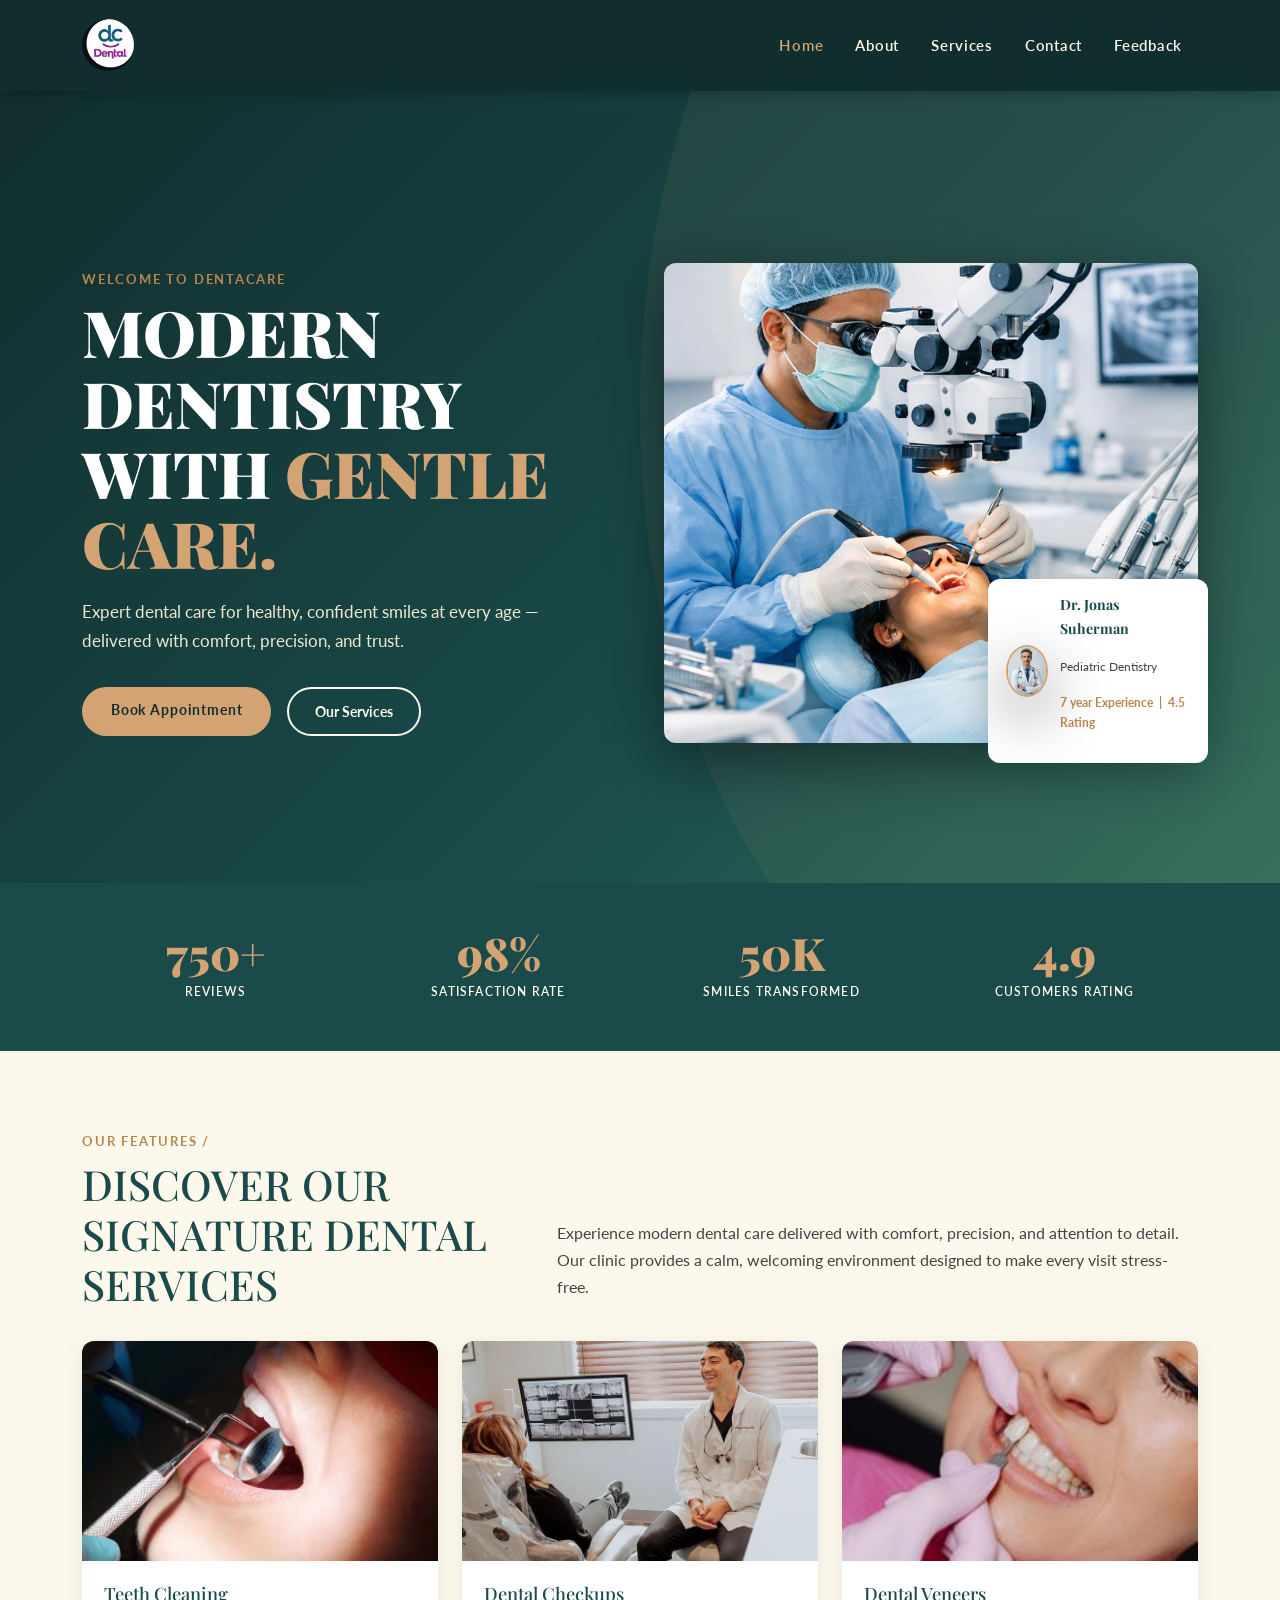
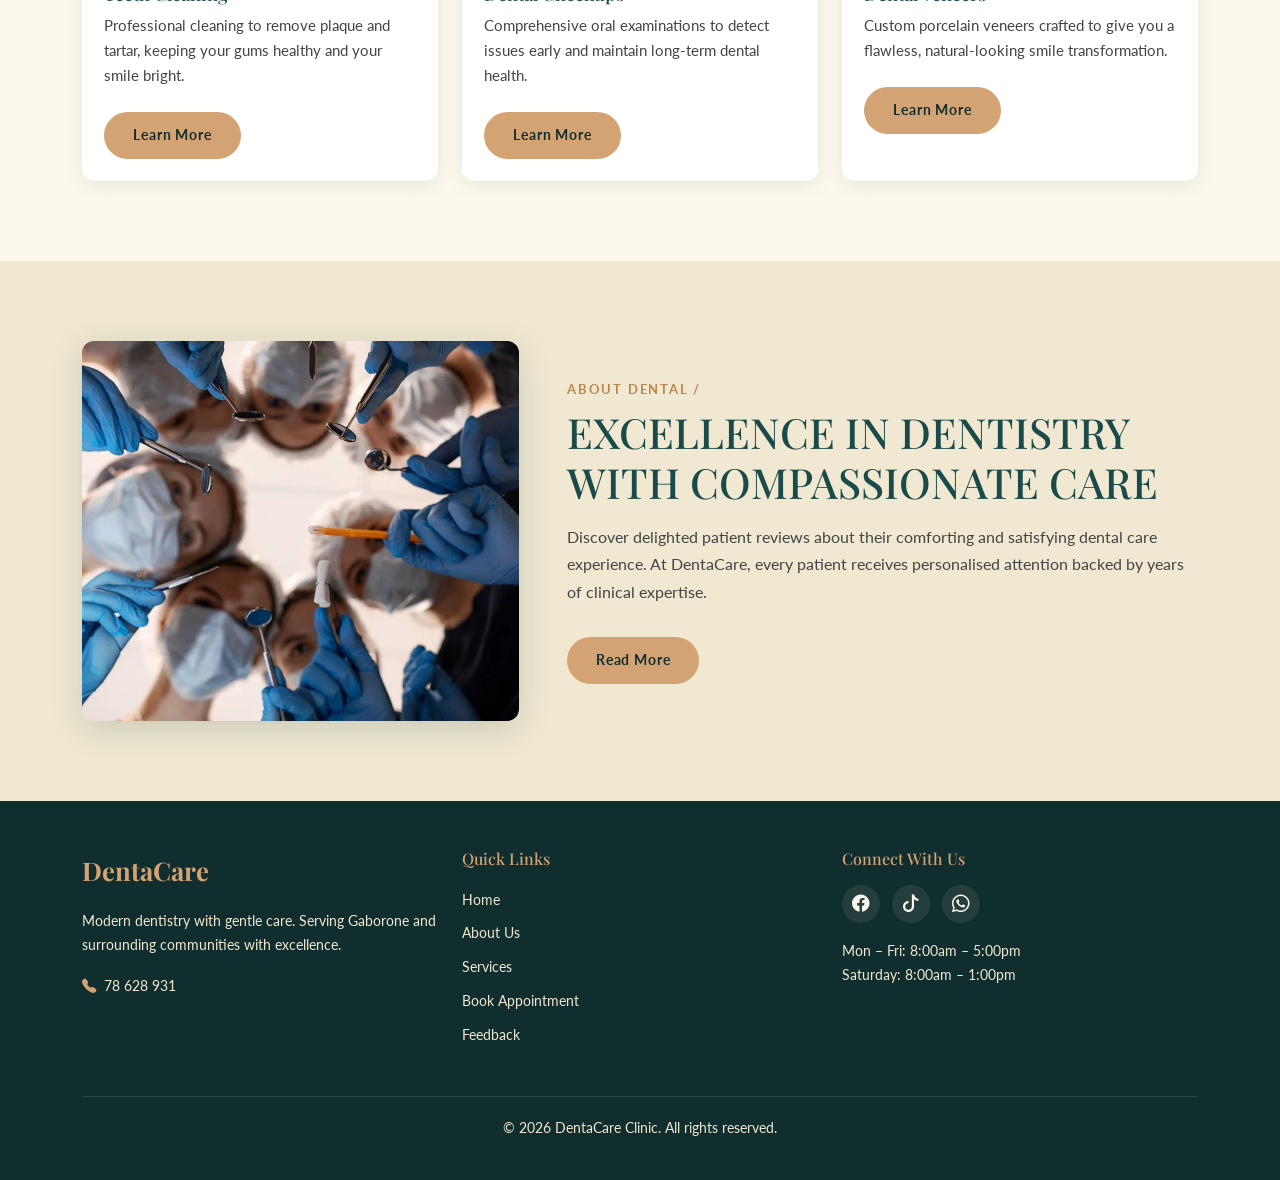
<file: index.html>
<!DOCTYPE html>
<html lang="en">
<head>
  <meta charset="UTF-8">
  <meta name="viewport" content="width=device-width, initial-scale=1.0">
  <meta name="description" content="DentaCare Clinic – Modern dentistry with gentle care in Gaborone.">
  <title>DentaCare Clinic | Home</title>

  <link rel="preconnect" href="https://fonts.googleapis.com">
  <link href="https://fonts.googleapis.com/css2?family=Lato:wght@400;600;700&family=Playfair+Display:wght@700;900&display=swap" rel="stylesheet">
  <link href="https://cdn.jsdelivr.net/npm/bootstrap@5.3.3/dist/css/bootstrap.min.css" rel="stylesheet">
  <link href="https://cdn.jsdelivr.net/npm/bootstrap-icons@1.11.3/font/bootstrap-icons.css" rel="stylesheet">
  <link rel="stylesheet" href="style.css">
</head>
<body>

  <nav class="navbar navbar-expand-lg" aria-label="Main navigation">
    <div class="container">
      <a class="navbar-brand" href="index.html"><img src="images/dc-dental-logo.png" alt="DC Dental logo" style="height:52px;width:52px;border-radius:50%;object-fit:cover;"></a>
      <button class="navbar-toggler" type="button" data-bs-toggle="collapse" data-bs-target="#mainNav" aria-controls="mainNav" aria-expanded="false" aria-label="Toggle navigation">
        <span class="navbar-toggler-icon"></span>
      </button>
      <div class="collapse navbar-collapse" id="mainNav">
        <ul class="navbar-nav ms-auto">
          <li class="nav-item"><a class="nav-link active" href="index.html">Home</a></li>
          <li class="nav-item"><a class="nav-link" href="about.html">About</a></li>
          <li class="nav-item"><a class="nav-link" href="services.html">Services</a></li>
          <li class="nav-item"><a class="nav-link" href="contact.html">Contact</a></li>
          <li class="nav-item"><a class="nav-link" href="feedback.html">Feedback</a></li>
        </ul>
      </div>
    </div>
  </nav>

  <main>

    <section class="hero-section" aria-label="Hero">
      <div class="container">
        <div class="row align-items-center g-5">

          <div class="col-lg-6">
            <p class="section-label">Welcome to DentaCare</p>
            <h1 class="hero-title">MODERN DENTISTRY WITH <span>GENTLE CARE.</span></h1>
            <p class="hero-subtitle">Expert dental care for healthy, confident smiles at every age — delivered with comfort, precision, and trust.</p>
            <div class="d-flex flex-wrap gap-3">
              <a href="contact.html" class="btn-amber">Book Appointment</a>
              <a href="services.html" class="btn-outline-teal" style="color:#FDF8EC;border-color:#FDF8EC;">Our Services</a>
            </div>
          </div>

          <div class="col-lg-6 position-relative">
            <div class="hero-img-wrap">
              <img src="images/procedure.jpg" alt="Dental procedure being performed by dentist" width="600" height="480">
           
              <div class="doctor-card">
                <img src="images/doctor.webp" alt="Dr. Jonas Suherman portrait" width="52" height="52">
                <div>
                  <p class="doc-name">Dr. Jonas Suherman</p>
                  <p class="doc-title">Pediatric Dentistry</p>
                  <p class="doc-exp">7 year Experience &nbsp;|&nbsp; 4.5 Rating</p>
                </div>
              </div>
            </div>
          </div>

        </div>
      </div>
    </section>

    <section class="stats-bar" aria-label="Clinic statistics">
      <div class="container">
        <div class="row text-center g-3">
          <div class="col-6 col-md-3 stat-item">
            <span class="stat-number">750+</span>
            <span class="stat-label">Reviews</span>
          </div>
          <div class="col-6 col-md-3 stat-item">
            <span class="stat-number">98%</span>
            <span class="stat-label">Satisfaction Rate</span>
          </div>
          <div class="col-6 col-md-3 stat-item">
            <span class="stat-number">50K</span>
            <span class="stat-label">Smiles Transformed</span>
          </div>
          <div class="col-6 col-md-3 stat-item">
            <span class="stat-number">4.9</span>
            <span class="stat-label">Customers Rating</span>
          </div>
        </div>
      </div>
    </section>

    <section class="section-pad" aria-label="Signature dental services">
      <div class="container">
        <div class="row align-items-end mb-4">
          <div class="col-lg-5">
            <p class="section-label">Our Features /</p>
            <h2>DISCOVER OUR SIGNATURE DENTAL SERVICES</h2>
          </div>
          <div class="col-lg-7">
            <p style="color:var(--text-mid);">Experience modern dental care delivered with comfort, precision, and attention to detail. Our clinic provides a calm, welcoming environment designed to make every visit stress-free.</p>
          </div>
        </div>

        <div class="row g-4">
          <div class="col-md-4">
            <article class="service-card card">
              <img src="images/cleaning.webp" class="card-img-top" alt="Teeth cleaning procedure" width="400" height="200">
              <div class="card-body">
                <h3 class="card-title">Teeth Cleaning</h3>
                <p class="card-text">Professional cleaning to remove plaque and tartar, keeping your gums healthy and your smile bright.</p>
                <a href="services.html" class="btn-amber mt-2 d-inline-block">Learn More</a>
              </div>
            </article>
          </div>
          <div class="col-md-4">
            <article class="service-card card">
              <img src="images/checkup.webp" class="card-img-top" alt="Dental checkup examination" width="400" height="200">
              <div class="card-body">
                <h3 class="card-title">Dental Checkups</h3>
                <p class="card-text">Comprehensive oral examinations to detect issues early and maintain long-term dental health.</p>
                <a href="services.html" class="btn-amber mt-2 d-inline-block">Learn More</a>
              </div>
            </article>
          </div>
          <div class="col-md-4">
            <article class="service-card card">
              <img src="images/Veneers.jpg" class="card-img-top" alt="Dental veneers procedure" width="400" height="200">
              <div class="card-body">
                <h3 class="card-title">Dental Veneers</h3>
                <p class="card-text">Custom porcelain veneers crafted to give you a flawless, natural-looking smile transformation.</p>
                <a href="services.html" class="btn-amber mt-2 d-inline-block">Learn More</a>
              </div>
            </article>
          </div>
        </div>
      </div>
    </section>

    <section class="section-pad section-bg-alt" aria-label="About clinic snapshot">
      <div class="container">
        <div class="row align-items-center g-5">
          <div class="col-lg-5">
            <img src="images/teamwork.webp" class="about-img" alt="DentaCare clinic team at work" width="540" height="400">
          </div>
          <div class="col-lg-7">
            <p class="section-label">About Dental /</p>
            <h2>EXCELLENCE IN DENTISTRY WITH COMPASSIONATE CARE</h2>
            <p style="color:var(--text-mid);margin-top:1rem;">Discover delighted patient reviews about their comforting and satisfying dental care experience. At DentaCare, every patient receives personalised attention backed by years of clinical expertise.</p>
            <a href="about.html" class="btn-amber mt-3 d-inline-block">Read More</a>
          </div>
        </div>
      </div>
    </section>

  </main>

  <footer>
    <div class="container">
      <div class="row g-4">
        <div class="col-md-4">
          <p class="footer-brand">DentaCare</p>
          <p class="mt-2">Modern dentistry with gentle care. Serving Gaborone and surrounding communities with excellence.</p>
          <p class="mt-2"><i class="bi bi-telephone-fill me-2" style="color:var(--amber);"></i>78 628 931</p>
        </div>
        <div class="col-md-4">
          <h3 style="color:var(--amber);font-size:1rem;margin-bottom:1rem;">Quick Links</h3>
          <ul class="footer-links">
            <li><a href="index.html">Home</a></li>
            <li><a href="about.html">About Us</a></li>
            <li><a href="services.html">Services</a></li>
            <li><a href="contact.html">Book Appointment</a></li>
            <li><a href="feedback.html">Feedback</a></li>
          </ul>
        </div>
        <div class="col-md-4">
          <h4 style="color:var(--amber);font-size:1rem;margin-bottom:1rem;">Connect With Us</h4>
          <div class="social-icons">
            <a href="#" aria-label="Facebook"><i class="bi bi-facebook"></i></a>
            <a href="#" aria-label="TikTok"><i class="bi bi-tiktok"></i></a>
            <a href="#" aria-label="WhatsApp"><i class="bi bi-whatsapp"></i></a>
          </div>
          <p class="mt-3">Mon – Fri: 8:00am – 5:00pm<br>Saturday: 8:00am – 1:00pm</p>
        </div>
      </div>
      <div class="footer-bottom">
        <p>&copy; 2026 DentaCare Clinic. All rights reserved.</p>
      </div>
    </div>
  </footer>

  <script src="https://cdn.jsdelivr.net/npm/bootstrap@5.3.3/dist/js/bootstrap.bundle.min.js"></script>
 
  <script src="script.js"></script>
</body>
</html>
</file>
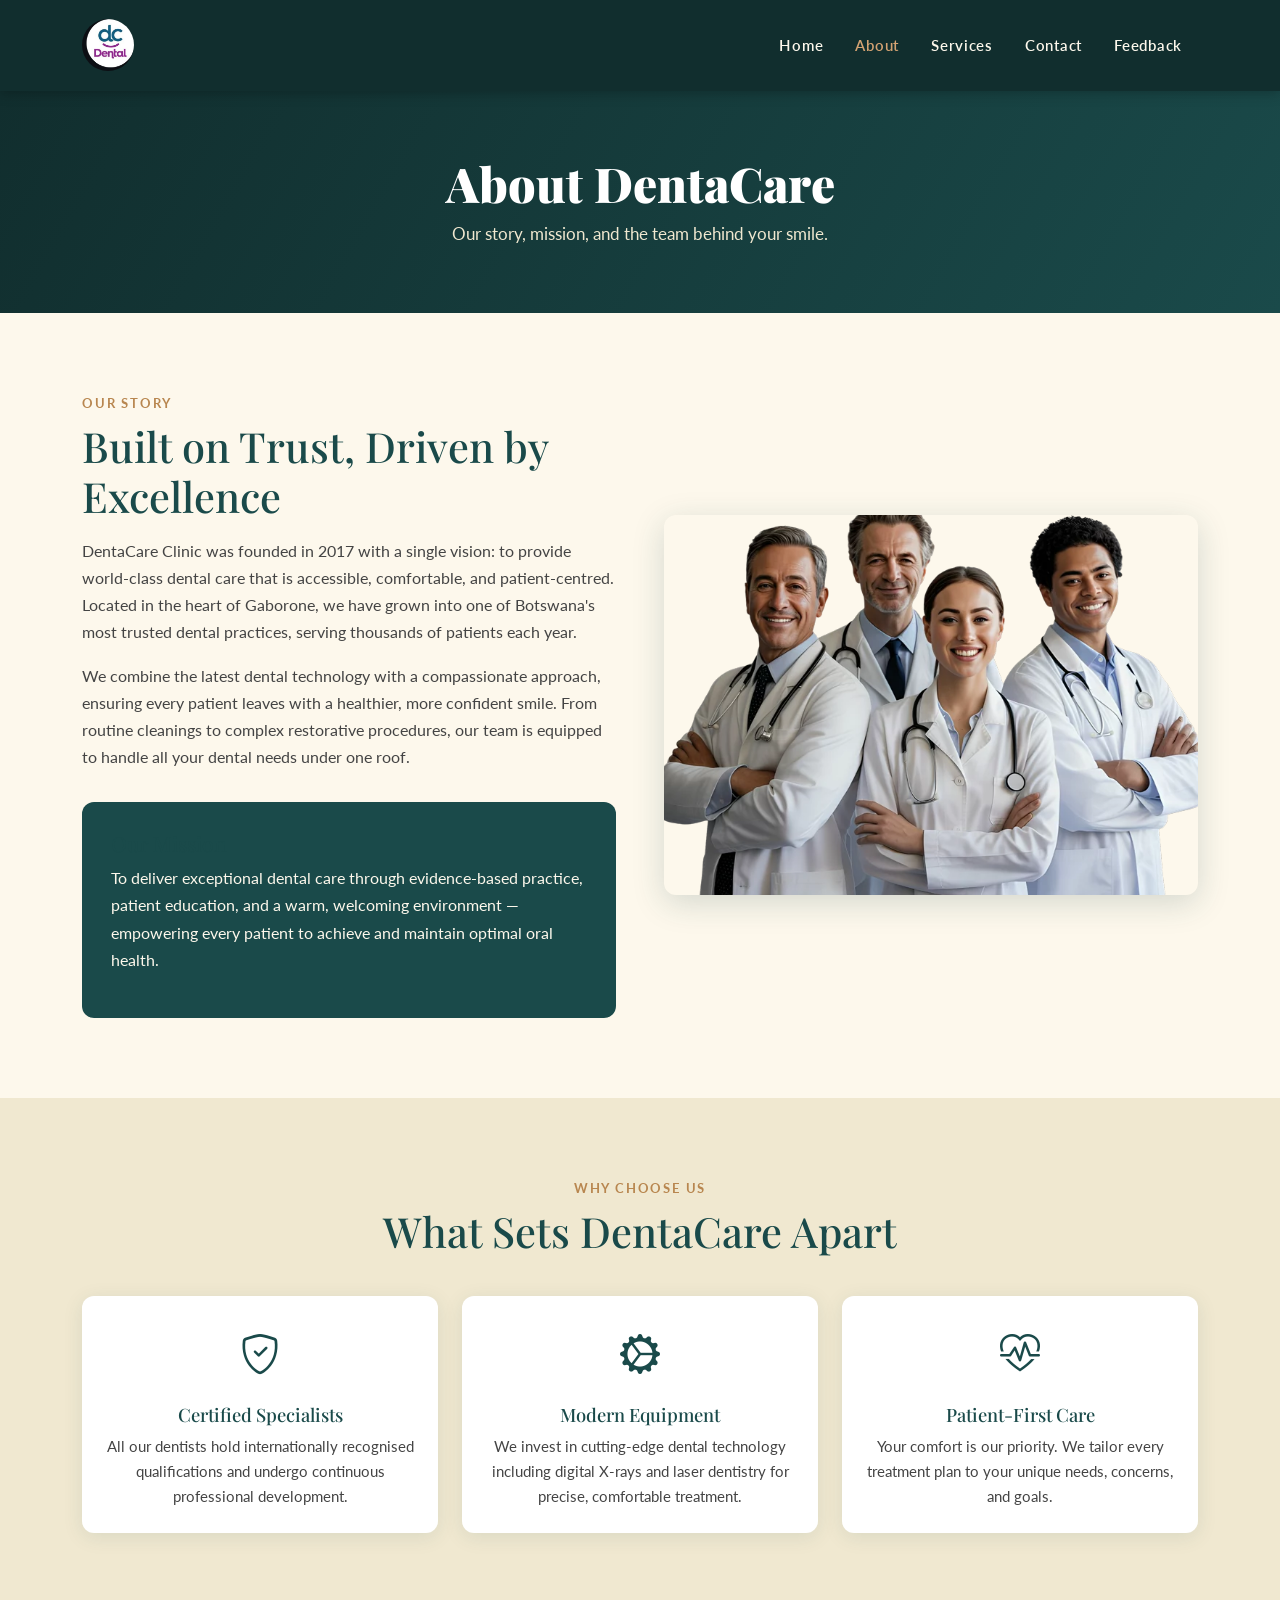
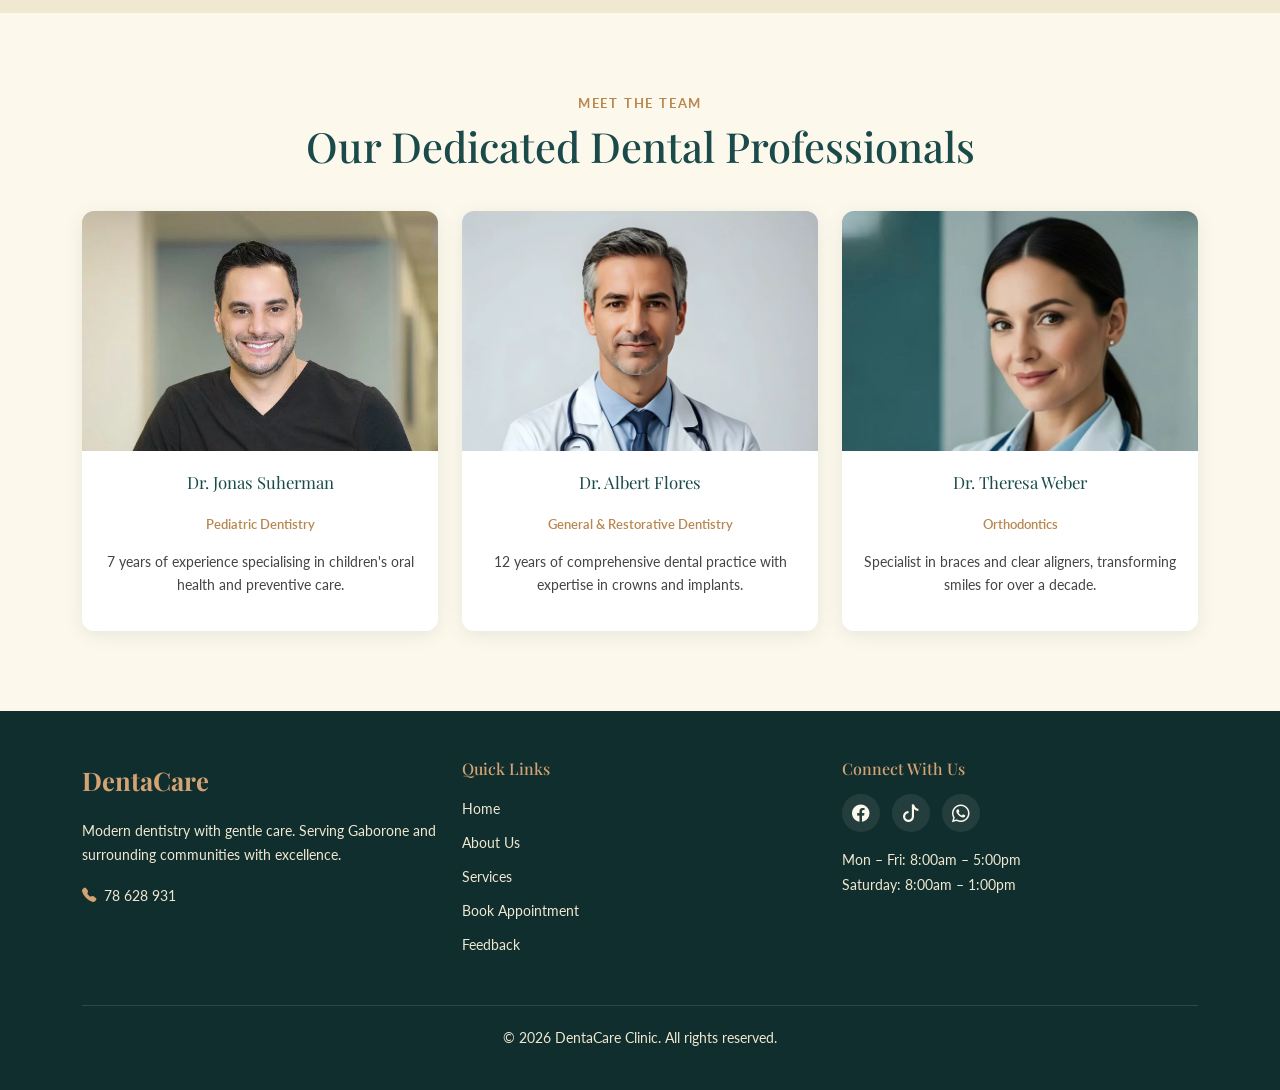
<file: about.html>
<!DOCTYPE html>
<html lang="en">
<head>
  <meta charset="UTF-8">
  <meta name="viewport" content="width=device-width, initial-scale=1.0">
  <meta name="description" content="Learn about DentaCare Clinic, our story, mission, and dedicated dental team.">
  <title>DentaCare Clinic | About Us</title>

  <link rel="preconnect" href="https://fonts.googleapis.com">
  <link href="https://fonts.googleapis.com/css2?family=Lato:wght@400;600;700&family=Playfair+Display:wght@700;900&display=swap" rel="stylesheet">
  <link href="https://cdn.jsdelivr.net/npm/bootstrap@5.3.3/dist/css/bootstrap.min.css" rel="stylesheet">
  <link href="https://cdn.jsdelivr.net/npm/bootstrap-icons@1.11.3/font/bootstrap-icons.css" rel="stylesheet">
  <link rel="stylesheet" href="style.css">
</head>
<body>


  <nav class="navbar navbar-expand-lg" aria-label="Main navigation">
    <div class="container">
      <a class="navbar-brand" href="index.html"><img src="images/dc-dental-logo.png" alt="DC Dental logo" style="height:52px;width:52px;border-radius:50%;object-fit:cover;"></a>
      <button class="navbar-toggler" type="button" data-bs-toggle="collapse" data-bs-target="#mainNav" aria-controls="mainNav" aria-expanded="false" aria-label="Toggle navigation">
        <span class="navbar-toggler-icon"></span>
      </button>
      <div class="collapse navbar-collapse" id="mainNav">
        <ul class="navbar-nav ms-auto">
          <li class="nav-item"><a class="nav-link" href="index.html">Home</a></li>
          <li class="nav-item"><a class="nav-link active" href="about.html">About</a></li>
          <li class="nav-item"><a class="nav-link" href="services.html">Services</a></li>
          <li class="nav-item"><a class="nav-link" href="contact.html">Contact</a></li>
          <li class="nav-item"><a class="nav-link" href="feedback.html">Feedback</a></li>
        </ul>
      </div>
    </div>
  </nav>

  <main>

    <header class="page-banner">
      <div class="container">
        <h1>About DentaCare</h1>
        <p>Our story, mission, and the team behind your smile.</p>
      </div>
    </header>

    <section class="section-pad" aria-label="Clinic story">
      <div class="container">
        <div class="row align-items-center g-5">
       
          <div class="col-lg-6">
            <p class="section-label">Our Story</p>
            <h2>Built on Trust, Driven by Excellence</h2>
            <p style="color:var(--text-mid);margin-top:1rem;">DentaCare Clinic was founded in 2017 with a single vision: to provide world-class dental care that is accessible, comfortable, and patient-centred. Located in the heart of Gaborone, we have grown into one of Botswana's most trusted dental practices, serving thousands of patients each year.</p>
            <p style="color:var(--text-mid);margin-top:0.8rem;">We combine the latest dental technology with a compassionate approach, ensuring every patient leaves with a healthier, more confident smile. From routine cleanings to complex restorative procedures, our team is equipped to handle all your dental needs under one roof.</p>

            <div class="mission-box">
              <h3>Our Mission</h3>
              <p>To deliver exceptional dental care through evidence-based practice, patient education, and a warm, welcoming environment — empowering every patient to achieve and maintain optimal oral health.</p>
            </div>
          </div>

         
          <div class="col-lg-6">
          <img src="images/clinic.webp" class="about-img" alt="DentaCare clinic team members smiling" width="560" height="460">
          </div>
        </div>
      </div>
    </section>

    <section class="section-pad section-bg-alt" aria-label="Why choose DentaCare">
      <div class="container">
        <div class="text-center section-title-block">
          <p class="section-label">Why Choose Us</p>
          <h2>What Sets DentaCare Apart</h2>
        </div>
        <div class="row g-4">
         
          <div class="col-md-4">
            <div class="service-card card h-100 p-4 text-center">
              <i class="bi bi-shield-check fs-1 mb-3" style="color:var(--teal);"></i>
              <h3 class="card-title">Certified Specialists</h3>
              <p class="card-text">All our dentists hold internationally recognised qualifications and undergo continuous professional development.</p>
            </div>
          </div>
         
          <div class="col-md-4">
            <div class="service-card card h-100 p-4 text-center">
              <i class="bi bi-gear-wide-connected fs-1 mb-3" style="color:var(--teal);"></i>
              <h3 class="card-title">Modern Equipment</h3>
              <p class="card-text">We invest in cutting-edge dental technology including digital X-rays and laser dentistry for precise, comfortable treatment.</p>
            </div>
          </div>
         
          <div class="col-md-4">
            <div class="service-card card h-100 p-4 text-center">
              <i class="bi bi-heart-pulse fs-1 mb-3" style="color:var(--teal);"></i>
              <h3 class="card-title">Patient-First Care</h3>
              <p class="card-text">Your comfort is our priority. We tailor every treatment plan to your unique needs, concerns, and goals.</p>
            </div>
          </div>
        </div>
      </div>
    </section>

    <section class="section-pad" aria-label="Our dental team">
      <div class="container">
        <div class="text-center section-title-block">
          <p class="section-label">Meet the Team</p>
          <h2>Our Dedicated Dental Professionals</h2>
        </div>
        <div class="row g-4">
          <div class="col-md-4">
            <div class="team-card">
              <img src="images/Kids.webp" alt="Dr. Jonas Suherman, Pediatric Dentist" width="360" height="200" >
              <div class="team-info">
                <p class="team-name">Dr. Jonas Suherman</p>
                <p class="team-role">Pediatric Dentistry</p>
                <p style="font-size:0.85rem;color:var(--text-mid);margin-top:0.4rem;">7 years of experience specialising in children's oral health and preventive care.</p>
              </div>
            </div>
          </div>
          <div class="col-md-4">
            <div class="team-card">
              <img src="images/doctor.webp" alt="Dr. Albert Flores, General Dentist" width="360" height="200" >
              <div class="team-info">
                <p class="team-name">Dr. Albert Flores</p>
                <p class="team-role">General &amp; Restorative Dentistry</p>
                <p style="font-size:0.85rem;color:var(--text-mid);margin-top:0.4rem;">12 years of comprehensive dental practice with expertise in crowns and implants.</p>
              </div>
            </div>
          </div>
          <div class="col-md-4">
            <div class="team-card">
              <img src="images/drbraces.webp" alt="Dr. Theresa Weber, Orthodontist" width="360" height="200">
              <div class="team-info">
                <p class="team-name">Dr. Theresa Weber</p>
                <p class="team-role">Orthodontics</p>
                <p style="font-size:0.85rem;color:var(--text-mid);margin-top:0.4rem;">Specialist in braces and clear aligners, transforming smiles for over a decade.</p>
              </div>
            </div>
          </div>
        </div>
      </div>
    </section>

  </main>

  <footer>
    <div class="container">
      <div class="row g-4">
        <div class="col-md-4">
          <p class="footer-brand">DentaCare</p>
          <p class="mt-2">Modern dentistry with gentle care. Serving Gaborone and surrounding communities with excellence.</p>
          <p class="mt-2"><i class="bi bi-telephone-fill me-2" style="color:var(--amber);"></i>78 628 931</p>
        </div>
        <div class="col-md-4">
          <h3 style="color:var(--amber);font-size:1rem;margin-bottom:1rem;">Quick Links</h3>
          <ul class="footer-links">
            <li><a href="index.html">Home</a></li>
            <li><a href="about.html">About Us</a></li>
            <li><a href="services.html">Services</a></li>
            <li><a href="contact.html">Book Appointment</a></li>
            <li><a href="feedback.html">Feedback</a></li>
          </ul>
        </div>
        <div class="col-md-4">
          <h4 style="color:var(--amber);font-size:1rem;margin-bottom:1rem;">Connect With Us</h4>
          <div class="social-icons">
            <a href="#" aria-label="Facebook"><i class="bi bi-facebook"></i></a>
            <a href="#" aria-label="TikTok"><i class="bi bi-tiktok"></i></a>
            <a href="#" aria-label="WhatsApp"><i class="bi bi-whatsapp"></i></a>
          </div>
          <p class="mt-3">Mon – Fri: 8:00am – 5:00pm<br>Saturday: 8:00am – 1:00pm</p>
        </div>
      </div>
      <div class="footer-bottom">
        <p>&copy; 2026 DentaCare Clinic. All rights reserved.</p>
      </div>
    </div>
  </footer>

  <script src="https://cdn.jsdelivr.net/npm/bootstrap@5.3.3/dist/js/bootstrap.bundle.min.js"></script>
  <script src="script.js"></script>
</body>
</html>
</file>
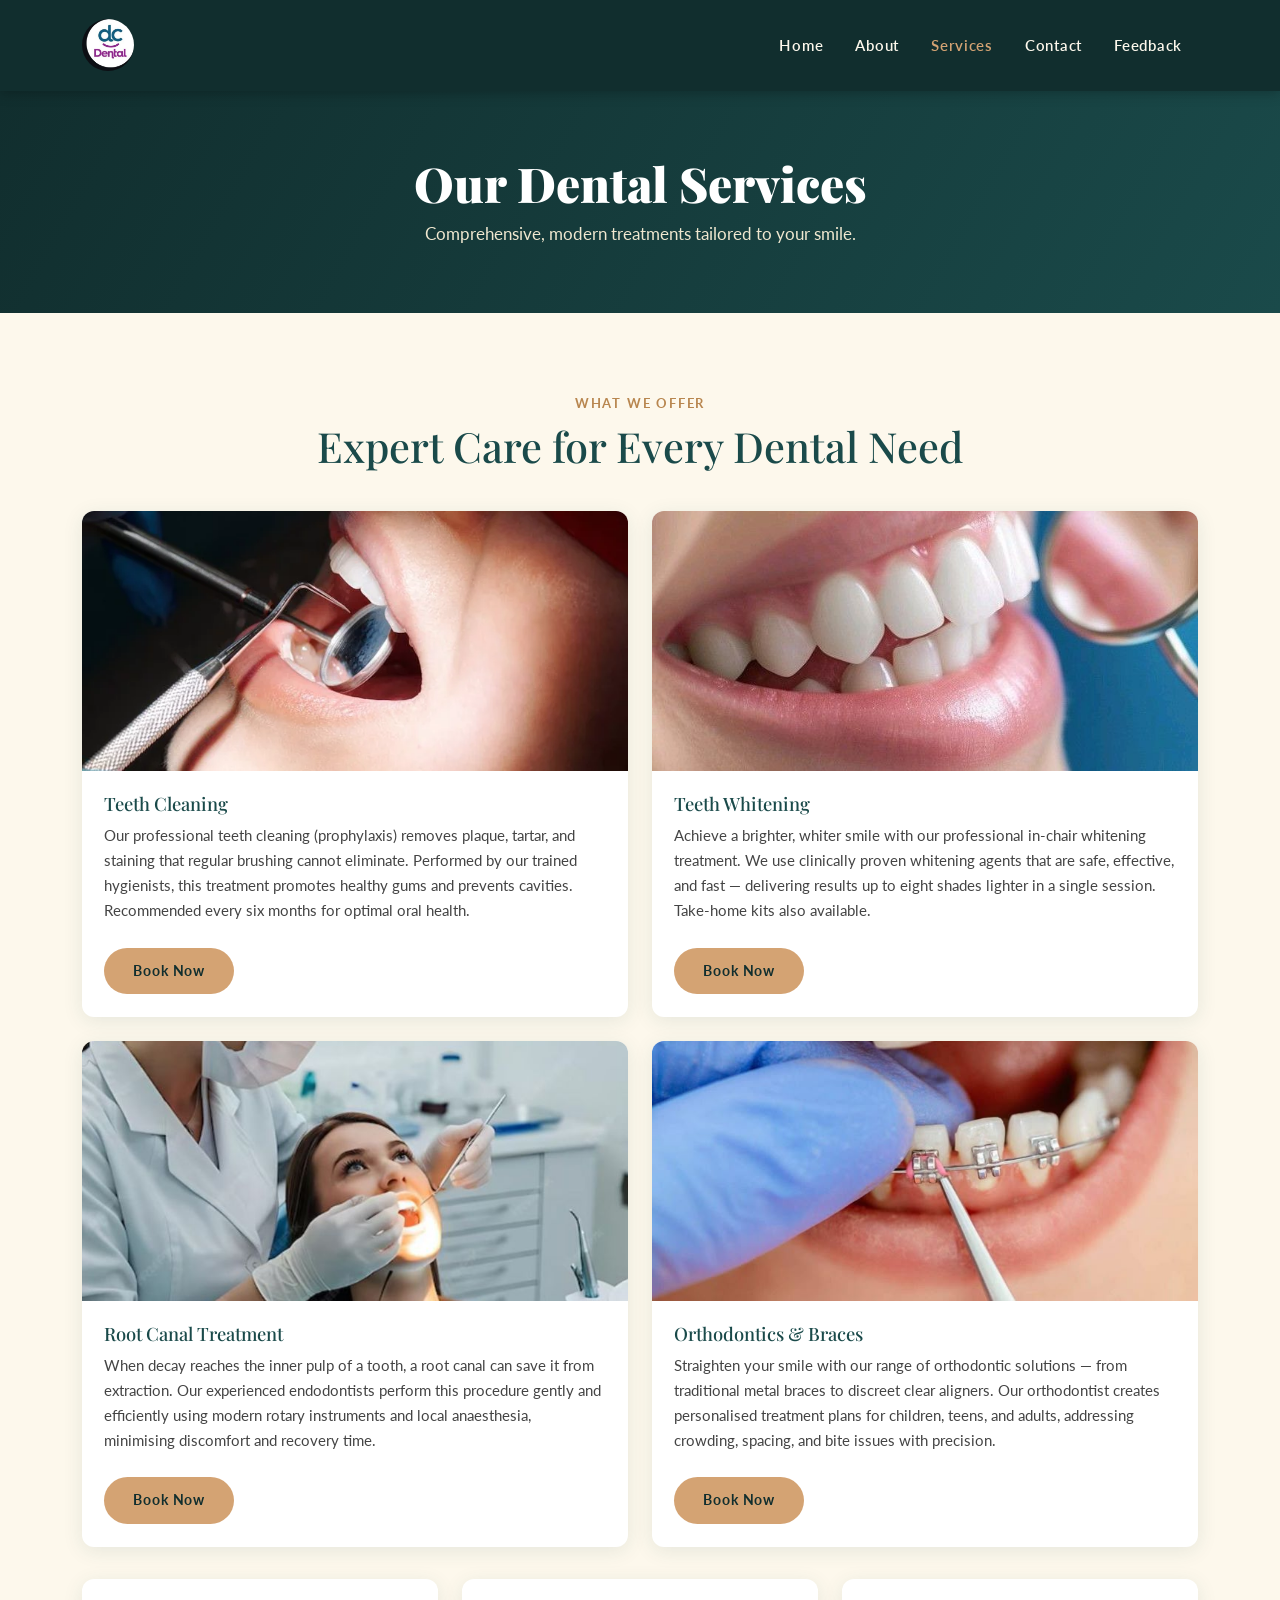
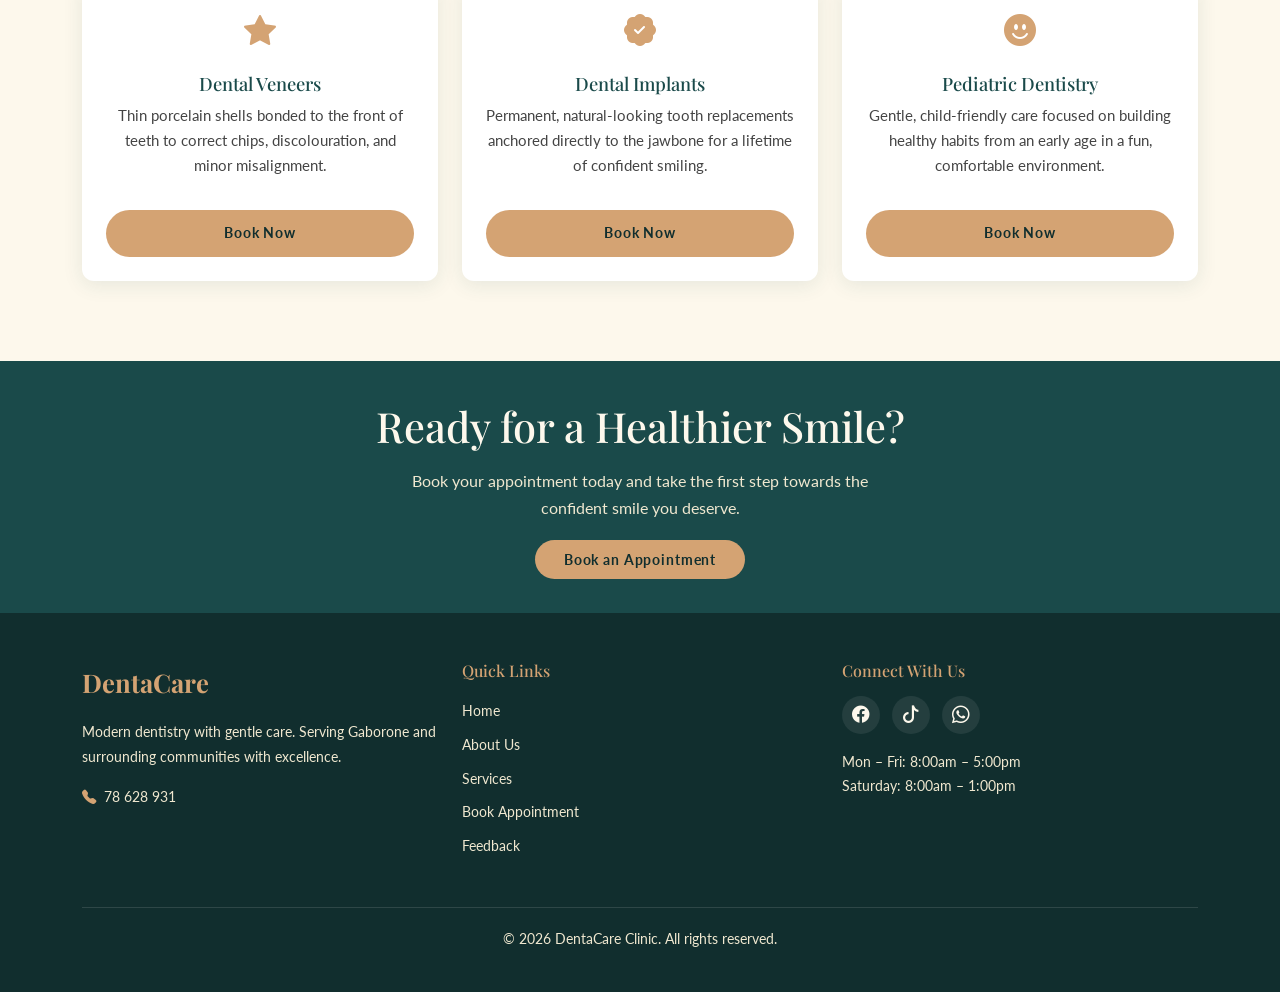
<file: services.html>
<!DOCTYPE html>
<html lang="en">
<head>
  <meta charset="UTF-8">
  <meta name="viewport" content="width=device-width, initial-scale=1.0">
  <meta name="description" content="Explore DentaCare Clinic's full range of dental services including cleaning, whitening, root canals, and more.">
  <title>DentaCare Clinic | Services</title>

  <link rel="preconnect" href="https://fonts.googleapis.com">
  <link href="https://fonts.googleapis.com/css2?family=Lato:wght@400;600;700&family=Playfair+Display:wght@700;900&display=swap" rel="stylesheet">
  <link href="https://cdn.jsdelivr.net/npm/bootstrap@5.3.3/dist/css/bootstrap.min.css" rel="stylesheet">
  <link href="https://cdn.jsdelivr.net/npm/bootstrap-icons@1.11.3/font/bootstrap-icons.css" rel="stylesheet">
  <link rel="stylesheet" href="style.css">
</head>
<body>

  <nav class="navbar navbar-expand-lg" aria-label="Main navigation">
    <div class="container">
      <a class="navbar-brand" href="index.html"><img src="images/dc-dental-logo.png" alt="DC Dental logo" style="height:52px;width:52px;border-radius:50%;object-fit:cover;"></a>
      <button class="navbar-toggler" type="button" data-bs-toggle="collapse" data-bs-target="#mainNav" aria-controls="mainNav" aria-expanded="false" aria-label="Toggle navigation">
        <span class="navbar-toggler-icon"></span>
      </button>
      <div class="collapse navbar-collapse" id="mainNav">
        <ul class="navbar-nav ms-auto">
          <li class="nav-item"><a class="nav-link" href="index.html">Home</a></li>
          <li class="nav-item"><a class="nav-link" href="about.html">About</a></li>
          <li class="nav-item"><a class="nav-link active" href="services.html">Services</a></li>
          <li class="nav-item"><a class="nav-link" href="contact.html">Contact</a></li>
          <li class="nav-item"><a class="nav-link" href="feedback.html">Feedback</a></li>
        </ul>
      </div>
    </div>
  </nav>

  <main>

    <header class="page-banner">
      <div class="container">
        <h1>Our Dental Services</h1>
        <p>Comprehensive, modern treatments tailored to your smile.</p>
      </div>
    </header>

    <section class="section-pad" aria-label="All dental services">
      <div class="container">
        <div class="text-center section-title-block">
          <p class="section-label">What We Offer</p>
          <h2>Expert Care for Every Dental Need</h2>
        </div>

        <div class="row g-4 mb-4">
          <div class="col-md-6">
            <article class="service-card card h-100">
              <img src="images/cleaning.webp" class="card-img-top" alt="Professional teeth cleaning at DentaCare" width="560" height="220">
              <div class="card-body">
                <h3 class="card-title">Teeth Cleaning</h3>
                <p class="card-text">Our professional teeth cleaning (prophylaxis) removes plaque, tartar, and staining that regular brushing cannot eliminate. Performed by our trained hygienists, this treatment promotes healthy gums and prevents cavities. Recommended every six months for optimal oral health.</p>
                <a href="contact.html" class="btn-amber mt-2 d-inline-block">Book Now</a>
              </div>
            </article>
          </div>
          <div class="col-md-6">
            <article class="service-card card h-100">
              <img src="images/whitening.jpg" class="card-img-top" alt="Teeth whitening treatment at DentaCare" width="560" height="220">
              <div class="card-body">
                <h3 class="card-title">Teeth Whitening</h3>
                <p class="card-text">Achieve a brighter, whiter smile with our professional in-chair whitening treatment. We use clinically proven whitening agents that are safe, effective, and fast — delivering results up to eight shades lighter in a single session. Take-home kits also available.</p>
                <a href="contact.html" class="btn-amber mt-2 d-inline-block">Book Now</a>
              </div>
            </article>
          </div>
        </div>

        <div class="row g-4">
          <div class="col-md-6">
            <article class="service-card card h-100">
              <img src="images/rootcannel.jpg" class="card-img-top" alt="Root canal treatment procedure" width="560" height="220">
              <div class="card-body">
                <h3 class="card-title">Root Canal Treatment</h3>
                <p class="card-text">When decay reaches the inner pulp of a tooth, a root canal can save it from extraction. Our experienced endodontists perform this procedure gently and efficiently using modern rotary instruments and local anaesthesia, minimising discomfort and recovery time.</p>
                <a href="contact.html" class="btn-amber mt-2 d-inline-block">Book Now</a>
              </div>
            </article>
          </div>
          <div class="col-md-6">
            <article class="service-card card h-100">
              <img src="images/braces.jpg" class="card-img-top" alt="Orthodontic braces fitting" width="560" height="220">
              <div class="card-body">
                <h3 class="card-title">Orthodontics &amp; Braces</h3>
                <p class="card-text">Straighten your smile with our range of orthodontic solutions — from traditional metal braces to discreet clear aligners. Our orthodontist creates personalised treatment plans for children, teens, and adults, addressing crowding, spacing, and bite issues with precision.</p>
                <a href="contact.html" class="btn-amber mt-2 d-inline-block">Book Now</a>
              </div>
            </article>
          </div>
        </div>

        <div class="row g-4 mt-2">
          <div class="col-md-4">
            <article class="service-card card h-100 p-4 text-center">
              <i class="bi bi-star-fill fs-2 mb-3" style="color:var(--amber);"></i>
              <h3 class="card-title">Dental Veneers</h3>
              <p class="card-text">Thin porcelain shells bonded to the front of teeth to correct chips, discolouration, and minor misalignment.</p>
              <a href="contact.html" class="btn-amber mt-3 d-inline-block">Book Now</a>
            </article>
          </div>
          <div class="col-md-4">
            <article class="service-card card h-100 p-4 text-center">
              <i class="bi bi-patch-check-fill fs-2 mb-3" style="color:var(--amber);"></i>
              <h3 class="card-title">Dental Implants</h3>
              <p class="card-text">Permanent, natural-looking tooth replacements anchored directly to the jawbone for a lifetime of confident smiling.</p>
              <a href="contact.html" class="btn-amber mt-3 d-inline-block">Book Now</a>
            </article>
          </div>
          <div class="col-md-4">
            <article class="service-card card h-100 p-4 text-center">
              <i class="bi bi-emoji-smile-fill fs-2 mb-3" style="color:var(--amber);"></i>
              <h3 class="card-title">Pediatric Dentistry</h3>
              <p class="card-text">Gentle, child-friendly care focused on building healthy habits from an early age in a fun, comfortable environment.</p>
              <a href="contact.html" class="btn-amber mt-3 d-inline-block">Book Now</a>
            </article>
          </div>
        </div>
      </div>
    </section>

    <section class="stats-bar" aria-label="Call to action">
      <div class="container text-center">
        <h2 style="color:var(--cream);margin-bottom:1rem;">Ready for a Healthier Smile?</h2>
        <p style="color:var(--cream-dark);margin-bottom:1.5rem;max-width:520px;margin-left:auto;margin-right:auto;">Book your appointment today and take the first step towards the confident smile you deserve.</p>
        <a href="contact.html" class="btn-amber">Book an Appointment</a>
      </div>
    </section>

  </main>

  <footer>
    <div class="container">
      <div class="row g-4">
        <div class="col-md-4">
          <p class="footer-brand">DentaCare</p>
          <p class="mt-2">Modern dentistry with gentle care. Serving Gaborone and surrounding communities with excellence.</p>
          <p class="mt-2"><i class="bi bi-telephone-fill me-2" style="color:var(--amber);"></i>78 628 931</p>
        </div>
        <div class="col-md-4">
          <h3 style="color:var(--amber);font-size:1rem;margin-bottom:1rem;">Quick Links</h3>
          <ul class="footer-links">
            <li><a href="index.html">Home</a></li>
            <li><a href="about.html">About Us</a></li>
            <li><a href="services.html">Services</a></li>
            <li><a href="contact.html">Book Appointment</a></li>
            <li><a href="feedback.html">Feedback</a></li>
          </ul>
        </div>
        <div class="col-md-4">
          <h4 style="color:var(--amber);font-size:1rem;margin-bottom:1rem;">Connect With Us</h4>
          <div class="social-icons">
            <a href="#" aria-label="Facebook"><i class="bi bi-facebook"></i></a>
            <a href="#" aria-label="TikTok"><i class="bi bi-tiktok"></i></a>
            <a href="#" aria-label="WhatsApp"><i class="bi bi-whatsapp"></i></a>
          </div>
          <p class="mt-3">Mon – Fri: 8:00am – 5:00pm<br>Saturday: 8:00am – 1:00pm</p>
        </div>
      </div>
      <div class="footer-bottom">
        <p>&copy; 2026 DentaCare Clinic. All rights reserved.</p>
      </div>
    </div>
  </footer>

  <script src="https://cdn.jsdelivr.net/npm/bootstrap@5.3.3/dist/js/bootstrap.bundle.min.js"></script>
  <script src="script.js"></script>
</body>
</html>
</file>
<file: style.css>
/* ============================================================
   DentaCare Clinic – style.css
   Palette: Deep Teal #1A4A4A | Warm Amber #D4A373 | Rich Cream #FDF8EC
   Author: Student Developer
   ============================================================ */

/* ---------- 1. CSS CUSTOM PROPERTIES ---------- */
:root {
  --teal:   #1A4A4A;
  --teal-dark: #112E2E;
  --amber:  #D4A373;
  --amber-dark: #B8864F;
  --cream:  #FDF8EC;
  --cream-dark: #F0E8D0;
  --text-dark: #1C1C1C;
  --text-mid:  #444444;
  --white:  #FFFFFF;
  --shadow: 0 8px 32px rgba(26, 74, 74, 0.18);
  --radius: 12px;
  --transition: 0.3s ease;
}

/* ---------- 2. RESET & BASE ---------- */
*, *::before, *::after { box-sizing: border-box; margin: 0; padding: 0; }

html { scroll-behavior: smooth; }

body {
  font-family: 'Lato', sans-serif;
  background-color: var(--cream);
  color: var(--text-dark);
  line-height: 1.7;
  font-size: 1rem;
}

img { max-width: 100%; height: auto; display: block; }

a { text-decoration: none; color: inherit; }

/* ---------- 3. TYPOGRAPHY ---------- */
h1, h2, h3, h4, h5 {
  font-family: 'Playfair Display', serif;
  color: var(--teal);
  line-height: 1.2;
}

h1 { font-size: clamp(2rem, 5vw, 3.6rem); font-weight: 900; }
h2 { font-size: clamp(1.6rem, 3.5vw, 2.6rem); }
h3 { font-size: 1.3rem; }

.section-label {
  font-size: 0.8rem;
  letter-spacing: 0.14em;
  text-transform: uppercase;
  color: var(--amber-dark);
  font-weight: 700;
  margin-bottom: 0.4rem;
}

/* ---------- 4. NAVBAR ---------- */
.navbar {
  background-color: var(--teal-dark) !important;
  padding: 0.9rem 0;
  box-shadow: 0 2px 12px rgba(0,0,0,0.25);
  position: sticky;
  top: 0;
  z-index: 1000;
}

.navbar-brand {
  font-family: 'Playfair Display', serif;
  font-size: 1.5rem;
  font-weight: 700;
  color: var(--amber) !important;
  letter-spacing: 0.04em;
}

.navbar-brand span { color: var(--white); }

.navbar-nav .nav-link {
  color: var(--cream) !important;
  font-weight: 600;
  font-size: 0.92rem;
  letter-spacing: 0.05em;
  padding: 0.5rem 1rem !important;
  transition: color var(--transition);
}

.navbar-nav .nav-link:hover,
.navbar-nav .nav-link.active {
  color: var(--amber) !important;
}

.navbar-toggler { border-color: var(--amber); }
.navbar-toggler-icon { filter: invert(1); }

/* ---------- 5. HERO SECTION ---------- */
.hero-section {
  background: linear-gradient(135deg, var(--teal-dark) 0%, var(--teal) 60%, #2A6A5A 100%);
  min-height: 88vh;
  display: flex;
  align-items: center;
  position: relative;
  overflow: hidden;
  padding: 5rem 0 3rem;
}

.hero-section::before {
  content: '';
  position: absolute;
  top: -40%;
  right: -10%;
  width: 60%;
  height: 160%;
  background: rgba(212, 163, 115, 0.07);
  border-radius: 50%;
  pointer-events: none;
}

.hero-title {
  color: var(--white) !important;
  font-size: clamp(2.2rem, 5.5vw, 4rem);
  font-weight: 900;
  text-transform: uppercase;
  line-height: 1.1;
  margin-bottom: 1.2rem;
}

.hero-title span { color: var(--amber); }

.hero-subtitle {
  color: var(--cream-dark);
  font-size: 1.05rem;
  max-width: 480px;
  margin-bottom: 2rem;
}

/* Pop-out hero image animation */
.hero-img-wrap {
  position: relative;
  animation: popIn 0.9s cubic-bezier(0.34, 1.56, 0.64, 1) both;
}

@keyframes popIn {
  0%   { opacity: 0; transform: scale(0.75) translateY(40px); }
  100% { opacity: 1; transform: scale(1)    translateY(0); }
}

.hero-img-wrap img {
  border-radius: var(--radius);
  box-shadow: 0 20px 60px rgba(0,0,0,0.45);
  width: 100%;
  object-fit: cover;
  max-height: 480px;
}

/* Doctor card overlay */
.doctor-card {
  background: var(--white);
  border-radius: var(--radius);
  padding: 0.9rem 1.1rem;
  display: flex;
  align-items: center;
  gap: 0.75rem;
  box-shadow: var(--shadow);
  position: absolute;
  bottom: -20px;
  right: -10px;
  width: 220px;
}

.doctor-card img {
  width: 52px;
  height: 52px;
  border-radius: 50%;
  object-fit: cover;
  border: 2px solid var(--amber);
}

.doctor-card .doc-name {
  font-family: 'Playfair Display', serif;
  font-size: 0.88rem;
  font-weight: 700;
  color: var(--teal);
}

.doctor-card .doc-title { font-size: 0.73rem; color: var(--text-mid); }
.doctor-card .doc-exp   { font-size: 0.73rem; color: var(--amber-dark); font-weight: 700; }

/* ---------- 6. STATS BAR ---------- */
.stats-bar {
  background: var(--teal);
  padding: 2.5rem 0;
}

.stat-item { text-align: center; padding: 0.5rem; }

.stat-number {
  font-family: 'Playfair Display', serif;
  font-size: clamp(1.8rem, 4vw, 2.8rem);
  font-weight: 900;
  color: var(--amber);
  display: block;
  line-height: 1;
}

.stat-label {
  font-size: 0.75rem;
  letter-spacing: 0.1em;
  text-transform: uppercase;
  color: var(--cream);
  margin-top: 0.3rem;
  font-weight: 600;
}

/* ---------- 7. SECTION GENERIC ---------- */
.section-pad { padding: 5rem 0; }

.section-bg-alt { background-color: var(--cream-dark); }

.section-title-block { margin-bottom: 2.5rem; }

/* ---------- 8. SERVICE CARDS ---------- */
.service-card {
  background: var(--white);
  border: none;
  border-radius: var(--radius);
  box-shadow: 0 4px 20px rgba(26,74,74,0.10);
  transition: transform var(--transition), box-shadow var(--transition);
  overflow: hidden;
  height: 100%;
}

.service-card:hover {
  transform: translateY(-6px);
  box-shadow: 0 12px 36px rgba(26,74,74,0.18);
}

.service-card .card-img-top {
  height: 220px;
  object-fit: cover;
  object-position: center;
  width: 100%;
}

.service-card .card-body { padding: 1.4rem; }

.service-card .card-title {
  font-family: 'Playfair Display', serif;
  color: var(--teal);
  font-size: 1.15rem;
  margin-bottom: 0.5rem;
}

.service-card .card-text { color: var(--text-mid); font-size: 0.92rem; }

/* ---------- 9. BUTTONS ---------- */
.btn-amber {
  background: var(--amber);
  color: var(--teal-dark);
  font-weight: 700;
  border: none;
  padding: 0.7rem 1.8rem;
  border-radius: 50px;
  font-size: 0.9rem;
  letter-spacing: 0.06em;
  transition: background var(--transition), transform var(--transition);
  cursor: pointer;
}

.btn-amber:hover {
  background: var(--amber-dark);
  color: var(--white);
  transform: translateY(-2px);
}

.btn-outline-teal {
  border: 2px solid var(--teal);
  color: var(--teal);
  background: transparent;
  font-weight: 700;
  padding: 0.65rem 1.6rem;
  border-radius: 50px;
  font-size: 0.9rem;
  transition: all var(--transition);
  cursor: pointer;
}

.btn-outline-teal:hover {
  background: var(--teal);
  color: var(--white);
}

/* ---------- 10. ABOUT / TWO-COLUMN ---------- */
.about-img {
  border-radius: var(--radius);
  box-shadow: var(--shadow);
  width: 100%;
  height: 380px;
  object-fit: cover;
  object-position: center;
}

.mission-box {
  background: var(--teal);
  color: var(--cream);
  border-radius: var(--radius);
  padding: 1.8rem;
  margin-top: 2rem;
}

.mission-box h4 { color: var(--amber); margin-bottom: 0.6rem; }

/* ---------- 11. TEAM CARDS ---------- */
.team-card {
  background: var(--white);
  border-radius: var(--radius);
  overflow: hidden;
  box-shadow: 0 4px 18px rgba(26,74,74,0.10);
  transition: transform var(--transition);
}

.team-card:hover { transform: translateY(-5px); }

.team-card img { width: 100%; height: 240px; object-fit: cover; object-position: center top; }

.team-card .team-info { padding: 1.1rem; text-align: center; }

.team-card .team-name {
  font-family: 'Playfair Display', serif;
  color: var(--teal);
  font-size: 1.05rem;
}

.team-card .team-role { font-size: 0.82rem; color: var(--amber-dark); font-weight: 600; }

/* ---------- 12. FORMS ---------- */
.form-section {
  background: var(--white);
  border-radius: var(--radius);
  box-shadow: var(--shadow);
  padding: 2.5rem;
}

.form-label { font-weight: 600; color: var(--teal); font-size: 0.9rem; }

.form-control, .form-select {
  border: 1.5px solid #C9D9D9;
  border-radius: 8px;
  padding: 0.65rem 0.9rem;
  font-size: 0.92rem;
  transition: border-color var(--transition), box-shadow var(--transition);
  background: var(--cream);
  color: var(--text-dark);
}

.form-control:focus, .form-select:focus {
  border-color: var(--teal);
  box-shadow: 0 0 0 3px rgba(26,74,74,0.12);
  outline: none;
  background: var(--white);
}

.form-section h2 { color: var(--teal); margin-bottom: 0.3rem; }

/* ---------- 13. ALERT ---------- */
.alert-success-custom {
  background: #D6F0E8;
  border: 1.5px solid #1A4A4A;
  color: var(--teal-dark);
  border-radius: 8px;
  padding: 1rem 1.4rem;
  font-weight: 600;
  display: none;
  margin-top: 1rem;
}

.alert-error-custom {
  background: #FDE8E8;
  border: 1.5px solid #C0392B;
  color: #7B1A1A;
  border-radius: 8px;
  padding: 1rem 1.4rem;
  font-weight: 600;
  display: none;
  margin-top: 1rem;
}

/* ---------- 14. FOOTER ---------- */
footer {
  background: var(--teal-dark);
  color: var(--cream);
  padding: 3rem 0 1.5rem;
}

.footer-brand {
  font-family: 'Playfair Display', serif;
  font-size: 1.6rem;
  color: var(--amber);
  font-weight: 700;
}

footer p { color: var(--cream-dark); font-size: 0.9rem; }

.footer-links { list-style: none; padding: 0; }

.footer-links li { margin-bottom: 0.4rem; }

.footer-links a {
  color: var(--cream-dark);
  font-size: 0.9rem;
  transition: color var(--transition);
}

.footer-links a:hover { color: var(--amber); }

.social-icons a {
  display: inline-flex;
  align-items: center;
  justify-content: center;
  width: 38px; height: 38px;
  border-radius: 50%;
  background: rgba(255,255,255,0.08);
  color: var(--cream);
  font-size: 1.1rem;
  margin-right: 0.5rem;
  transition: background var(--transition), color var(--transition);
}

.social-icons a:hover { background: var(--amber); color: var(--teal-dark); }

.footer-bottom {
  border-top: 1px solid rgba(255,255,255,0.12);
  margin-top: 2rem;
  padding-top: 1.2rem;
  font-size: 0.82rem;
  color: rgba(253,248,236,0.6);
  text-align: center;
}

/* ---------- 15. PAGE HERO BANNER (inner pages) ---------- */
.page-banner {
  background: linear-gradient(120deg, var(--teal-dark) 0%, var(--teal) 100%);
  padding: 4rem 0 3rem;
  text-align: center;
}

.page-banner h1 { color: var(--white) !important; font-size: clamp(1.8rem, 4vw, 3rem); }
.page-banner p  { color: var(--cream-dark); font-size: 1.05rem; margin-top: 0.5rem; }

/* Taller image frames for col-md-6 service cards (services page) */
.col-md-6 .service-card .card-img-top {
  height: 260px;
}

/* ---------- 16. MEDIA QUERIES ---------- */
@media (max-width: 991px) {
  .hero-section { padding: 4rem 0 3rem; min-height: auto; }
  .doctor-card  { position: relative; bottom: auto; right: auto; margin-top: 1.5rem; width: 100%; }
  .stats-bar .col-6 { border-bottom: 1px solid rgba(255,255,255,0.12); padding-bottom: 1rem; }
}

@media (max-width: 767px) {
  .hero-title   { font-size: 2rem; }
  .form-section { padding: 1.5rem; }
  .stats-bar    { padding: 1.8rem 0; }
  .section-pad  { padding: 3rem 0; }
  .service-card .card-img-top { height: 180px; }
}

@media (max-width: 575px) {
  .navbar-brand { font-size: 1.2rem; }
  .stat-number  { font-size: 1.8rem; }
  .hero-img-wrap img { max-height: 280px; }
}
</file>
